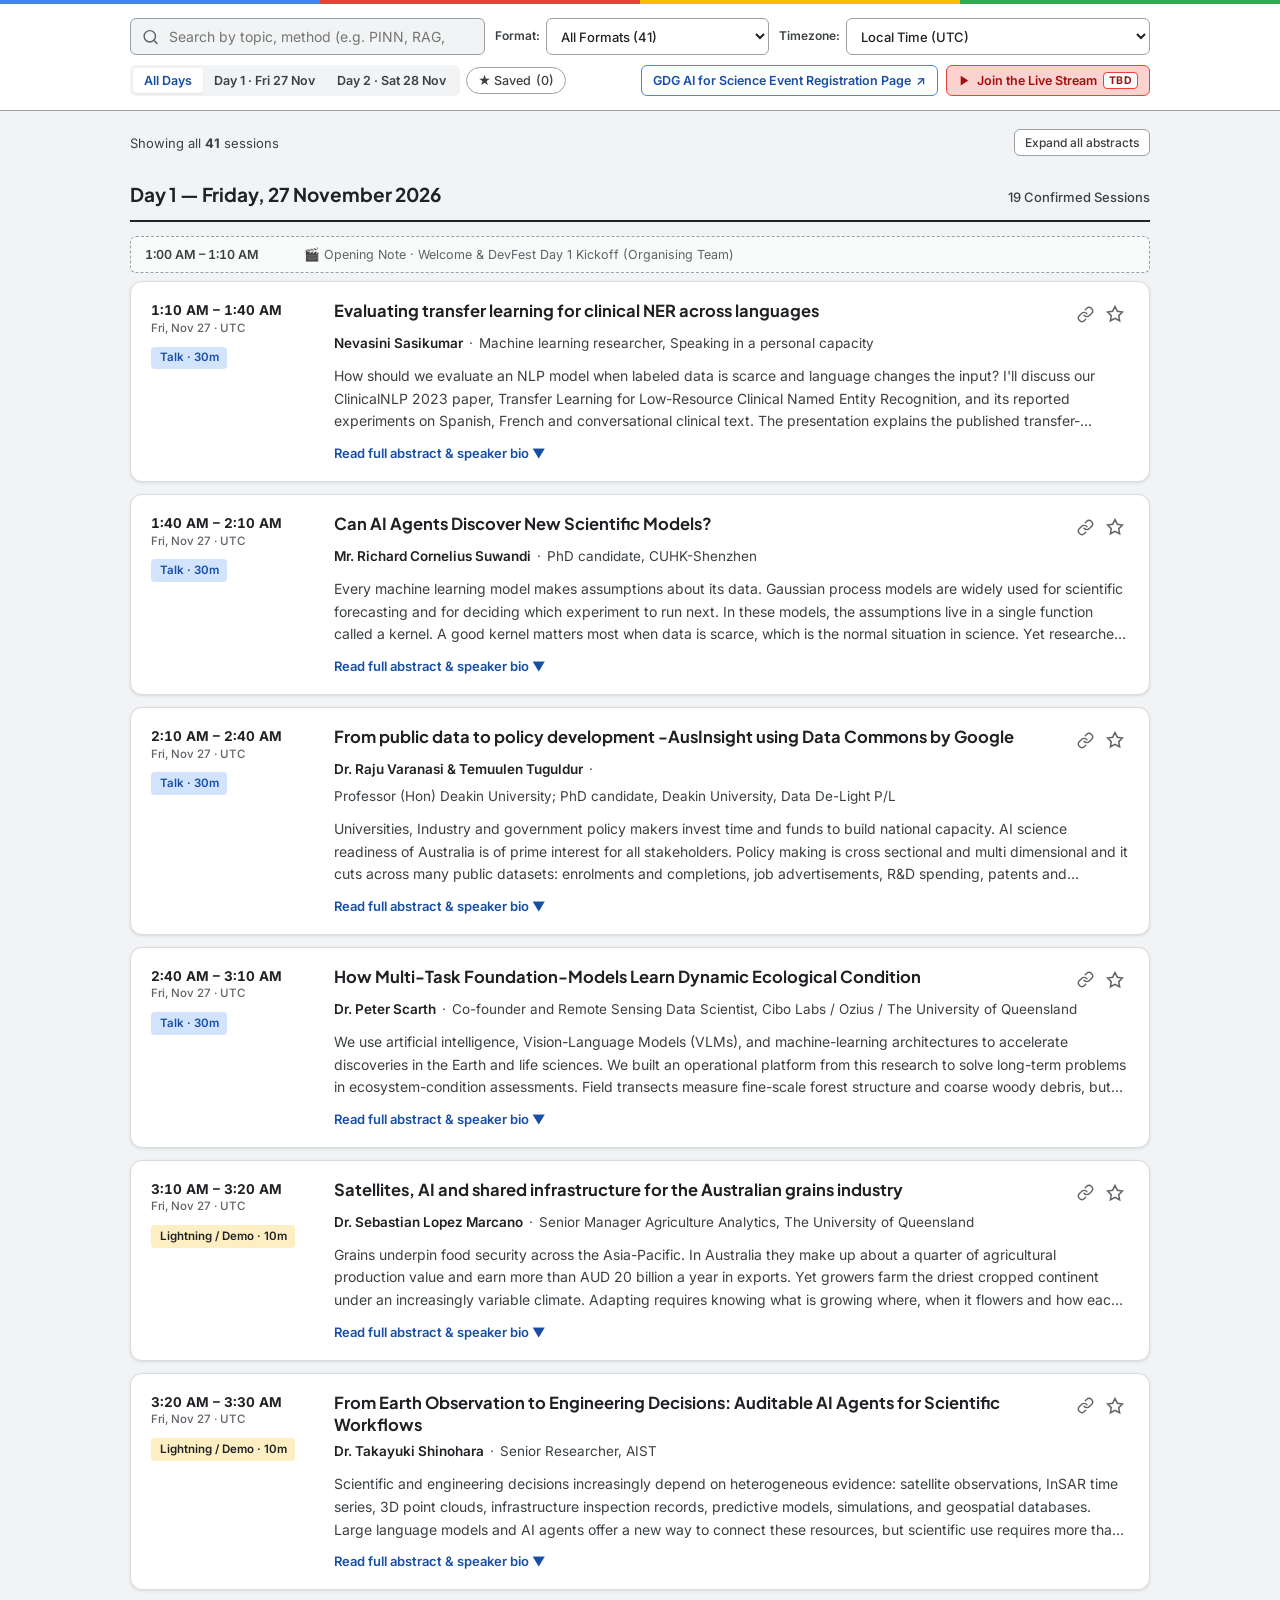
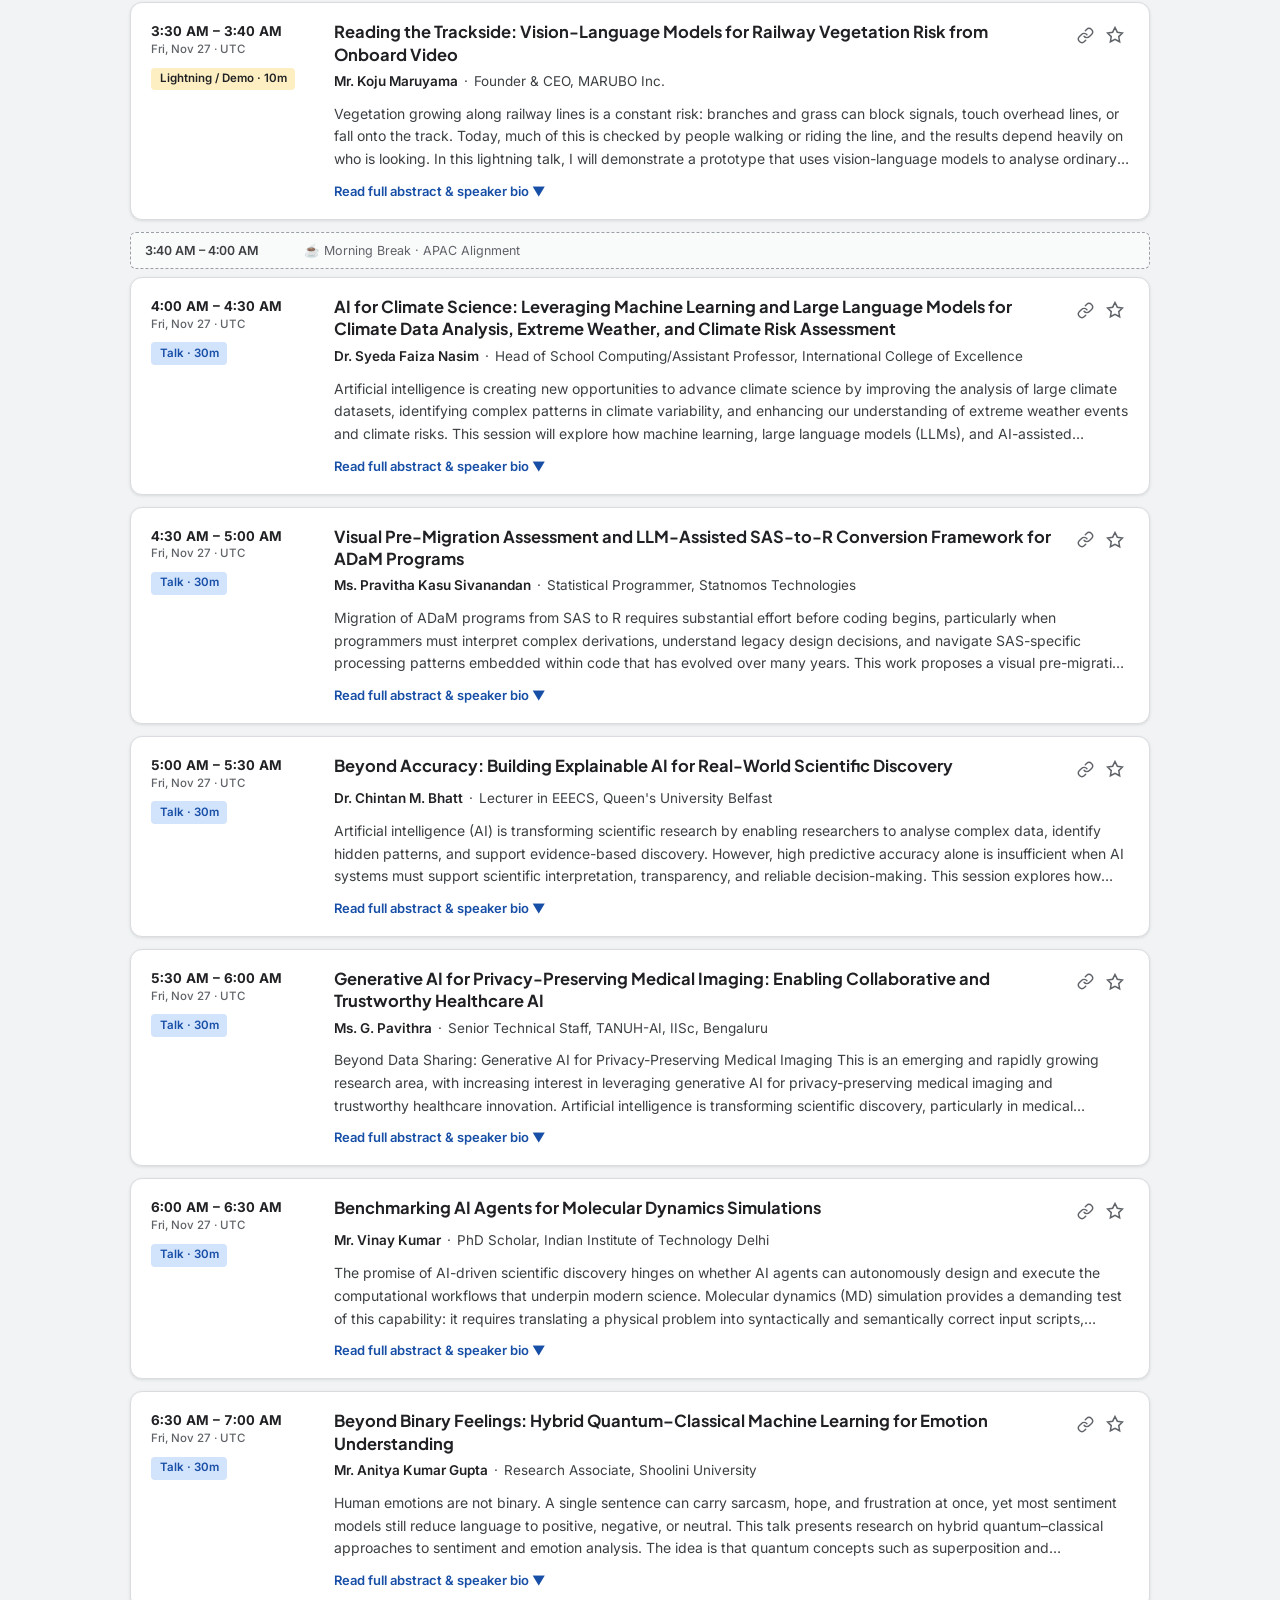
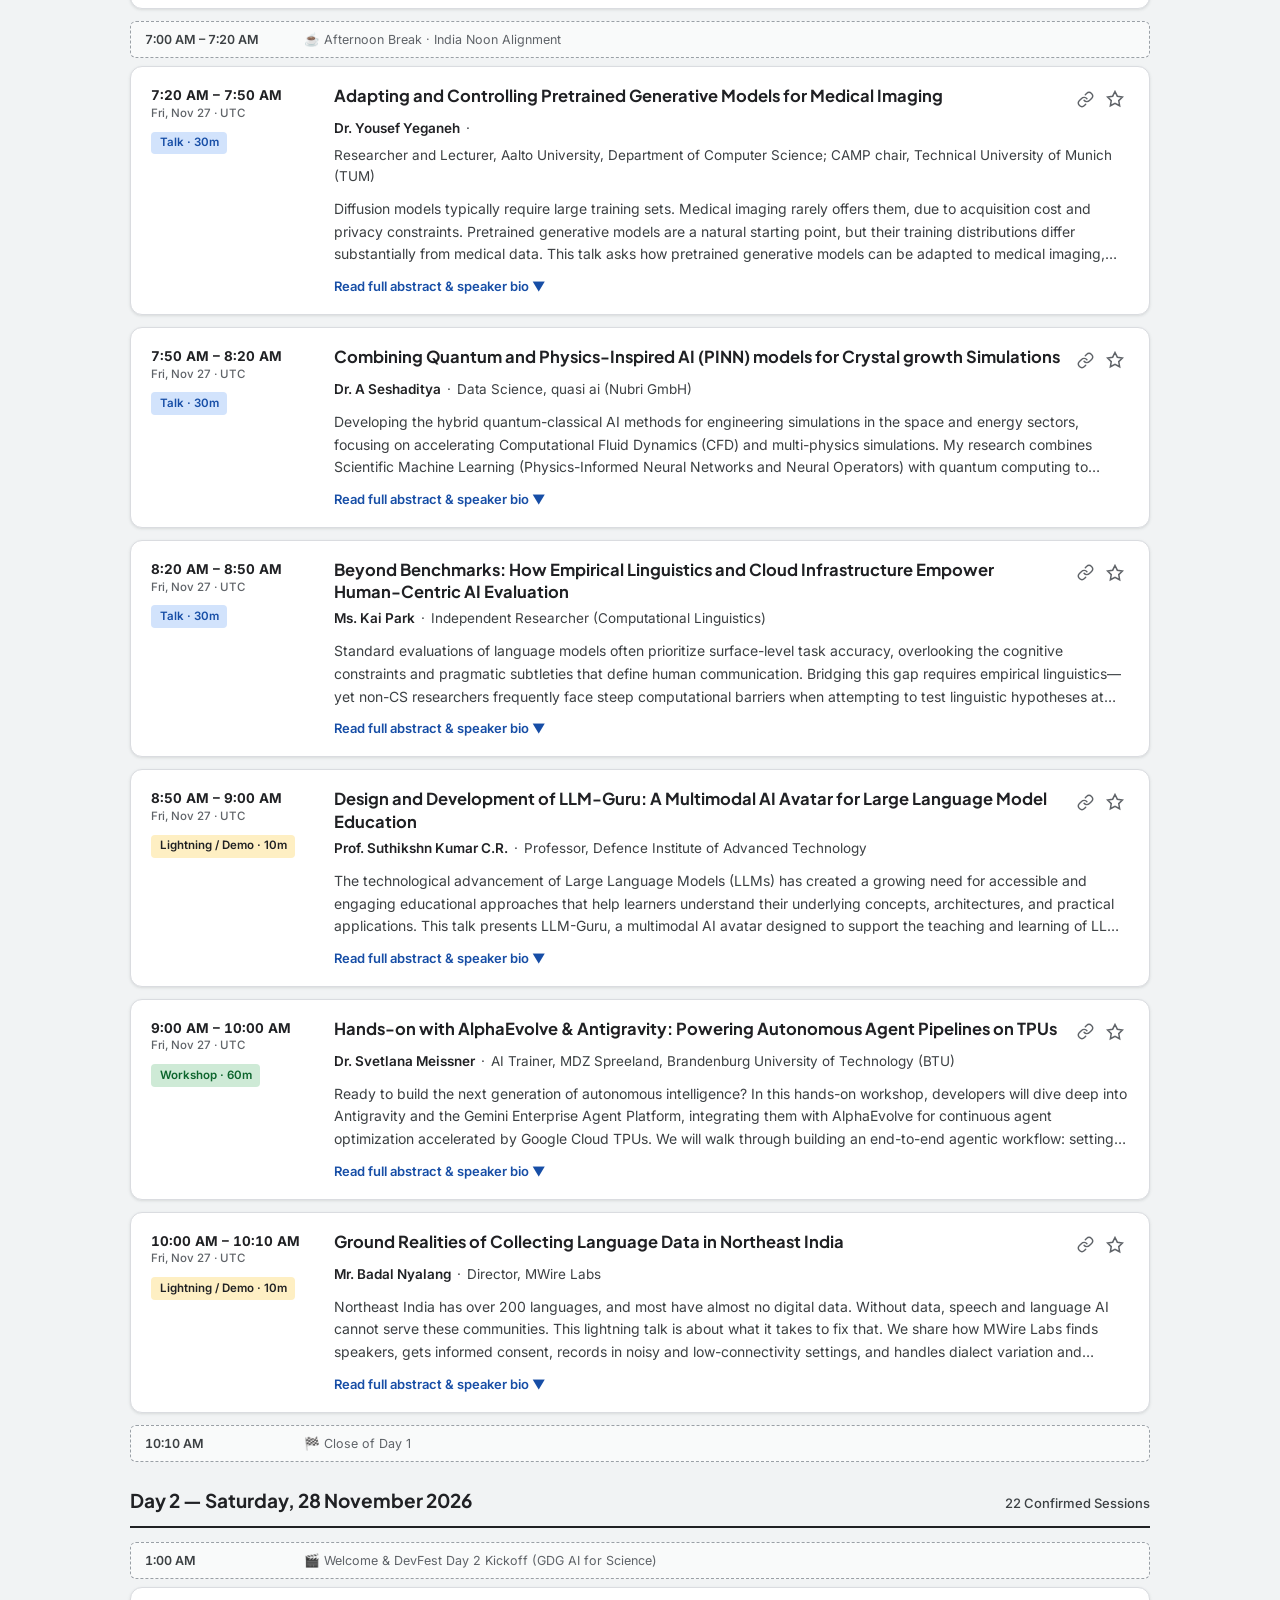
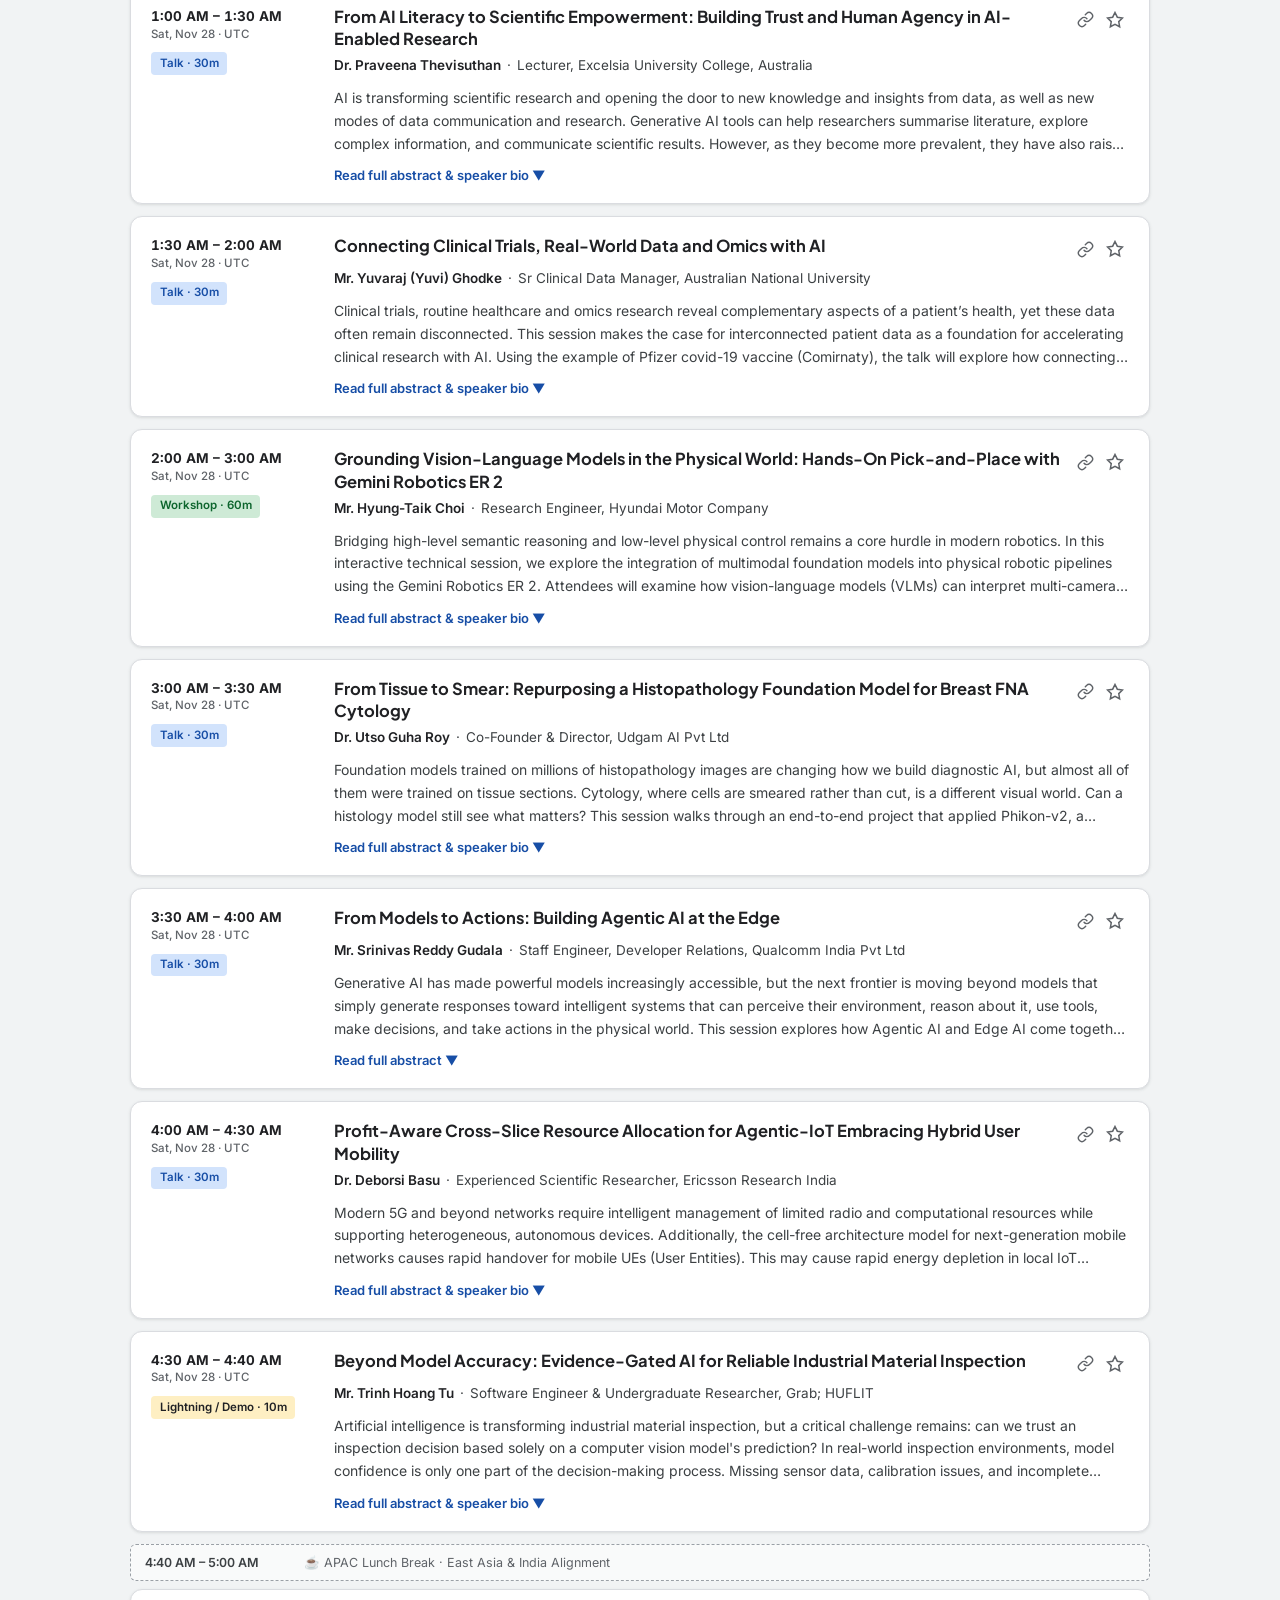
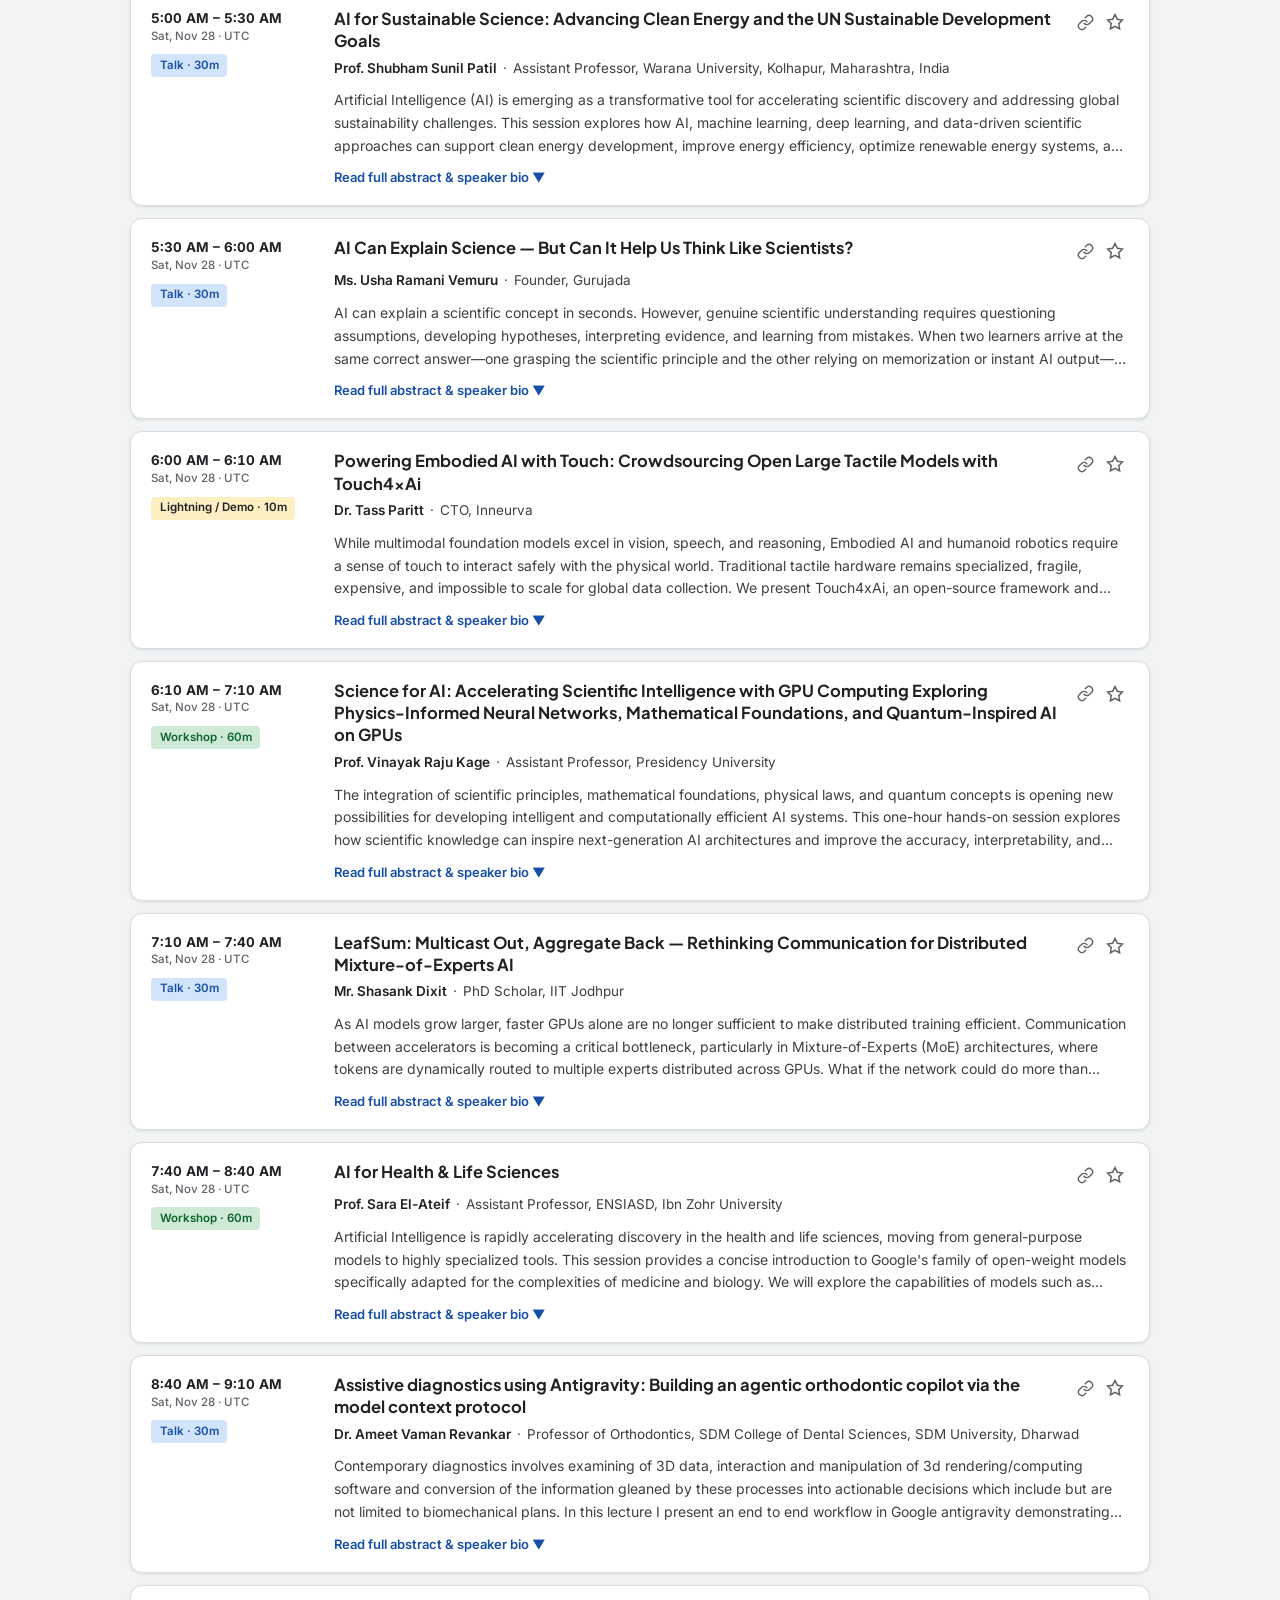
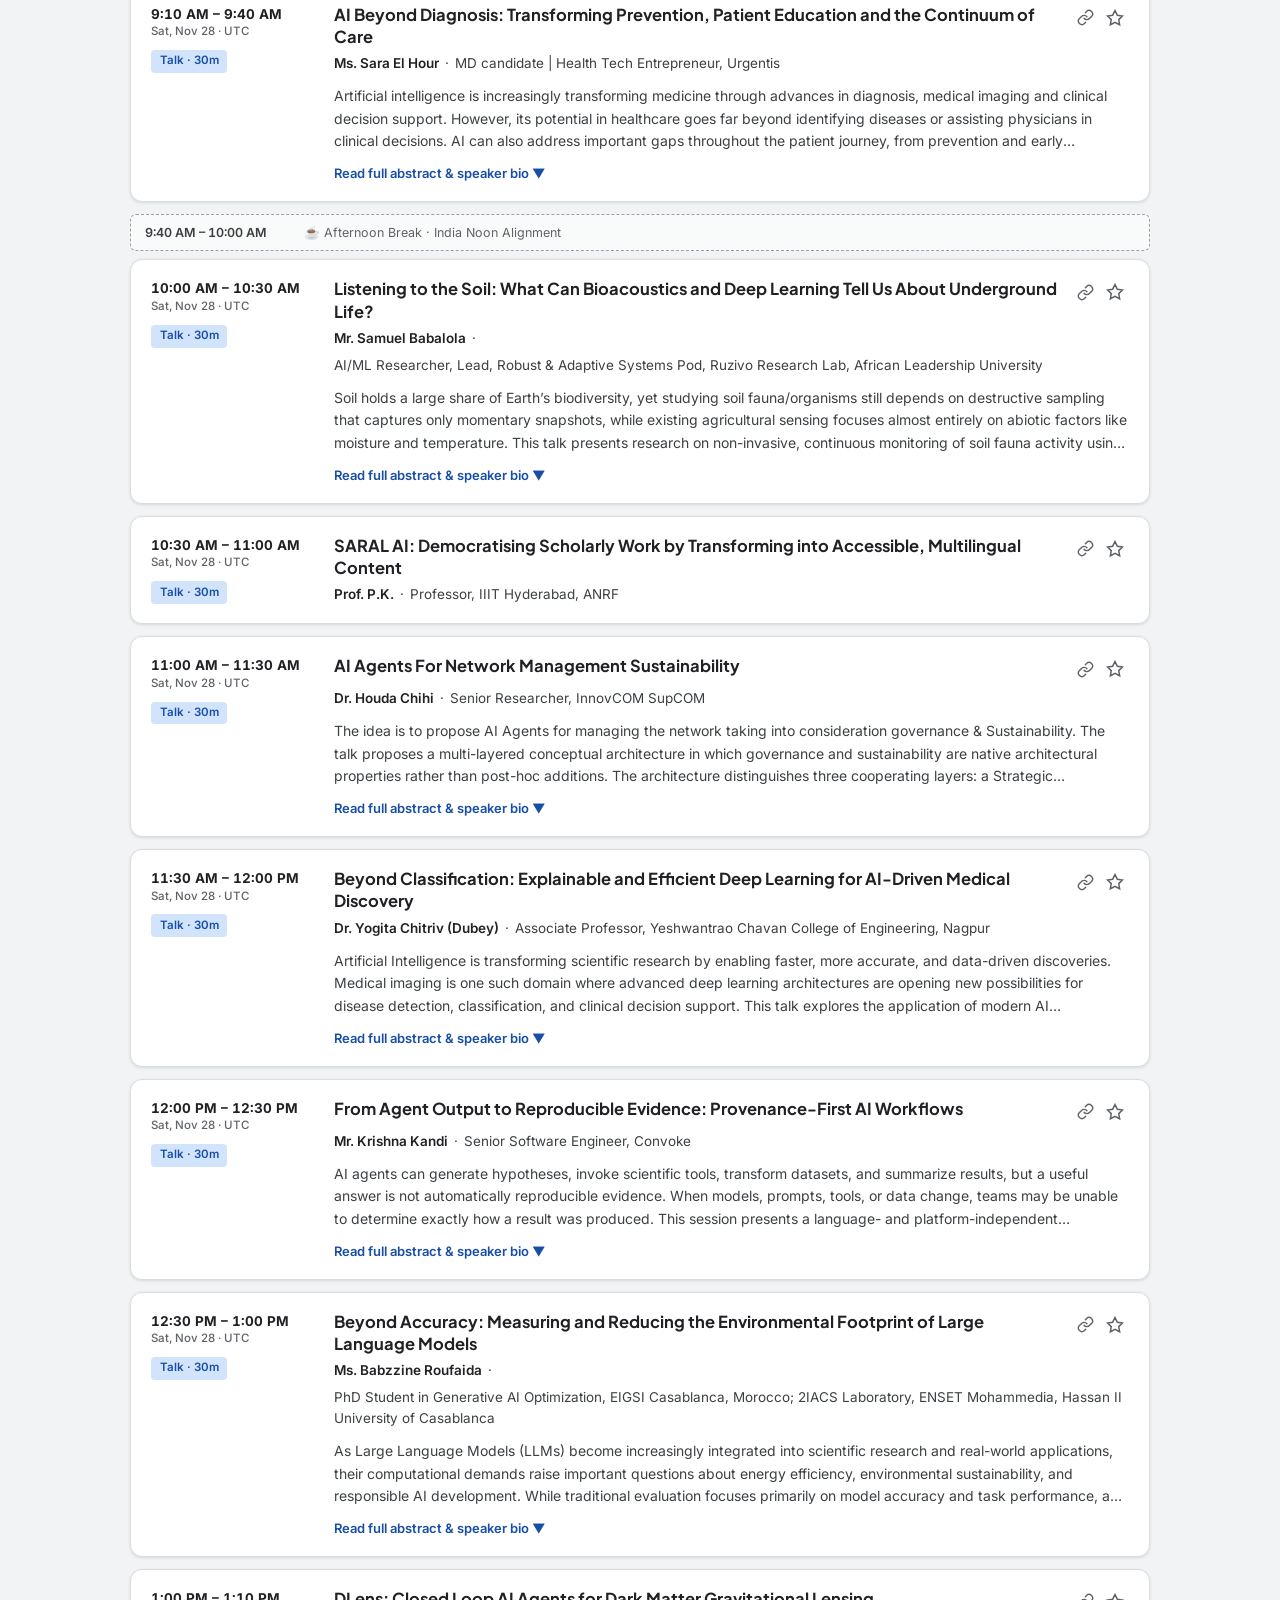
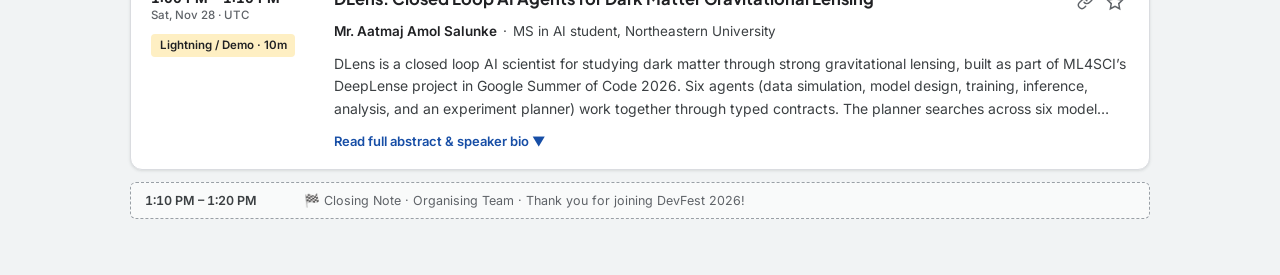
<file: index.html>
<!DOCTYPE html>
<html lang="en">

<head>
  <meta charset="UTF-8" />
  <meta name="viewport" content="width=device-width, initial-scale=1.0" />
  <title>APAC AI for Science DevFest 2026 — Speaker Program &amp; Abstracts</title>
  <link rel="preconnect" href="https://fonts.googleapis.com">
  <link rel="preconnect" href="https://fonts.gstatic.com" crossorigin>
  <link
    href="https://fonts.googleapis.com/css2?family=Inter:wght@400;500;600;700&amp;family=Plus+Jakarta+Sans:wght@600;700&amp;display=swap"
    rel="stylesheet">
  <link rel="stylesheet" href="styles.css" />
</head>

<body>
  <div class="google-accent-bar"></div>

  <section class="controls-wrapper" aria-label="Program search and filters">
    <div class="container">
      <div class="controls-row-main">
        <div class="search-box">
          <svg viewBox="0 0 24 24" fill="none" stroke="currentColor" stroke-width="2" stroke-linecap="round"
            stroke-linejoin="round">
            <circle cx="11" cy="11" r="8"></circle>
            <line x1="21" y1="21" x2="16.65" y2="16.65"></line>
          </svg>
          <input type="text" id="searchInput" class="search-input"
            placeholder="Search by topic, method (e.g. PINN, RAG, molecular dynamics, VLM), speaker, or institution..."
            autocomplete="off" />
          <button id="clearSearchBtn" class="clear-search" title="Clear search"
            aria-label="Clear search">&times;</button>
        </div>

        <div class="tz-select-wrap">
          <label for="formatSelect" class="tz-label">Format:</label>
          <select id="formatSelect" class="select-control">
            <option value="ALL">All Formats</option>
          </select>
        </div>

        <div class="tz-select-wrap">
          <label for="tzSelect" class="tz-label">Timezone:</label>
          <select id="tzSelect" class="select-control">
            <option value="LOCAL">My Local Time</option>
            <option value="Australia/Sydney">AEDT — Sydney (UTC+11)</option>
            <option value="Asia/Tokyo">JST / KST — Tokyo &amp; Seoul (UTC+9)</option>
            <option value="Australia/Perth">AWST / SGT — Perth &amp; Singapore (UTC+8)</option>
            <option value="Asia/Kolkata">IST — India (UTC+5:30)</option>
            <option value="Europe/Berlin">CET — Berlin &amp; Paris (UTC+1)</option>
            <option value="UTC">UTC</option>
            <option value="America/New_York">EST — US East (UTC-5)</option>
            <option value="America/Los_Angeles">PST — US West (UTC-8)</option>
          </select>
        </div>
      </div>

      <div class="controls-row-filters">
        <div class="chip-group" role="tablist" aria-label="Day filter">
          <div class="day-tabs">
            <button class="day-tab active" data-day="ALL">All Days</button>
            <button class="day-tab" data-day="1">Day 1 · Fri 27 Nov</button>
            <button class="day-tab" data-day="2">Day 2 · Sat 28 Nov</button>
          </div>
          <button class="chip" id="savedFilterBtn" title="Show your saved sessions">
            <span>★ Saved</span>
            <span id="savedCountBadge">(0)</span>
          </button>
        </div>

        <div class="event-actions" aria-label="Event registration and live stream">
          <a href="https://gdg.community.dev/events/details/google-gdg-ai-for-science-australia-presents-apac-ai-for-science-devfest/"
            target="_blank" rel="noopener noreferrer" class="reg-link">
            <span>GDG AI for Science Event Registration Page</span>
            <span aria-hidden="true">↗</span>
          </a>
          <!-- Replace href="TBD" with the live stream URL when available -->
          <a href="TBD" target="_blank" rel="noopener noreferrer" class="btn-livestream"
            onclick="if(this.getAttribute('href')==='TBD'){event.preventDefault();}"
            title="Live stream link coming soon (TBD)">
            <svg width="13" height="13" viewBox="0 0 24 24" fill="currentColor" aria-hidden="true">
              <polygon points="5 3 19 12 5 21 5 3"></polygon>
            </svg>
            <span>Join the Live Stream</span>
            <span class="tbd-badge">TBD</span>
          </a>
        </div>
      </div>
    </div>
  </section>

  <main class="container">
    <div class="status-bar">
      <div id="resultsSummary">Loading sessions...</div>
      <div class="utility-btns">
        <button class="btn-text" id="expandAllBtn">Expand all abstracts</button>
        <button class="btn-text" id="resetFiltersBtn" style="display:none">Reset filters</button>
      </div>
    </div>

    <div id="programContainer"></div>
  </main>

  <script src="data.js"></script>
  <script src="script.js"></script>
</body>

</html>
</file>
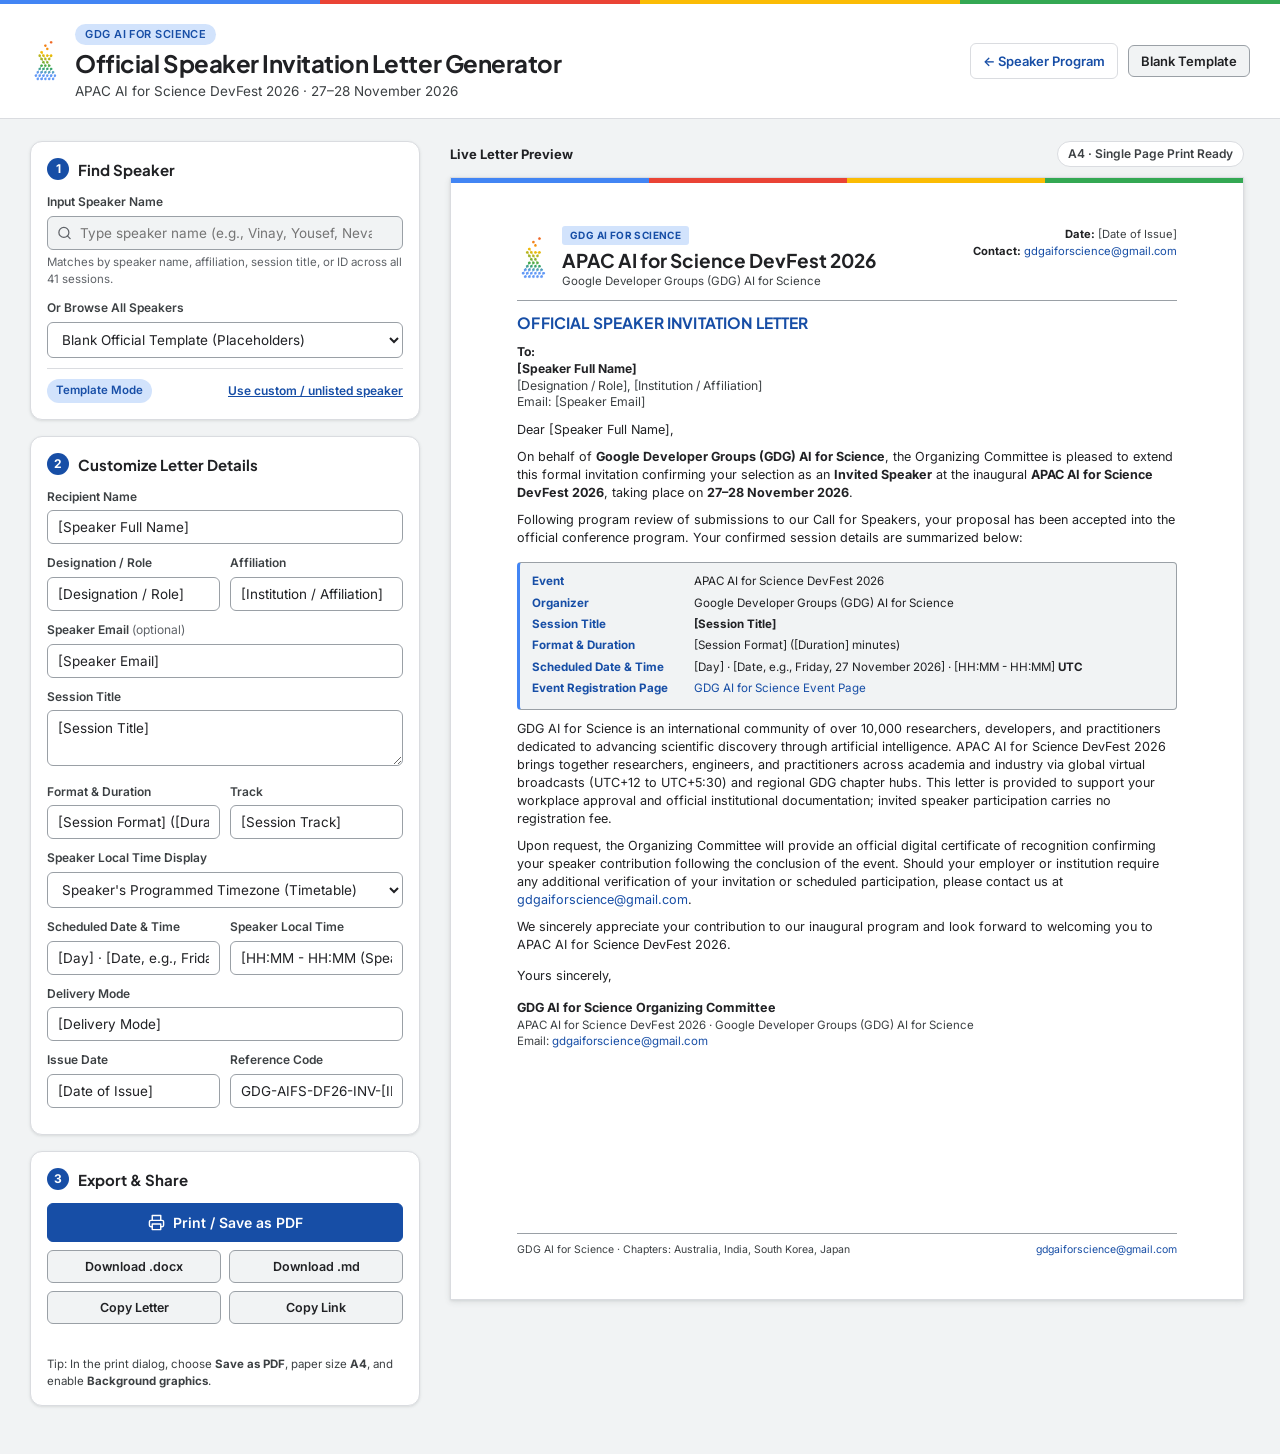
<file: letter.html>
<!DOCTYPE html>
<html lang="en">

<head>
  <meta charset="UTF-8" />
  <meta name="viewport" content="width=device-width, initial-scale=1.0" />
  <title>Speaker Invitation Letter Generator — APAC AI for Science DevFest 2026</title>
  <link rel="icon" type="image/png" href="ai-for-science_beaker.png" />
  <link rel="preconnect" href="https://fonts.googleapis.com">
  <link rel="preconnect" href="https://fonts.gstatic.com" crossorigin>
  <link
    href="https://fonts.googleapis.com/css2?family=Inter:wght@400;500;600;700&amp;family=Plus+Jakarta+Sans:wght@600;700&amp;display=swap"
    rel="stylesheet">
  <link rel="stylesheet" href="styles.css" />
  <link rel="stylesheet" href="letter.css" />
</head>

<body>
  <div class="google-accent-bar no-print"></div>

  <header class="app-header no-print">
    <div class="app-container app-header-inner">
      <div class="app-brand">
        <img src="ai-for-science_beaker.png" alt="AI for Science logo" class="app-brand-logo" />
        <div>
          <div class="eyebrow app-eyebrow">GDG AI for Science</div>
          <h1 class="app-title">Official Speaker Invitation Letter Generator</h1>
          <p class="app-subtitle">APAC AI for Science DevFest 2026 · 27–28 November 2026</p>
        </div>
      </div>

      <div class="app-header-actions">
        <a href="index.html" class="app-nav-link">← Speaker Program</a>
        <button type="button" id="resetTemplateBtn" class="btn-secondary-sm">Blank Template</button>
      </div>
    </div>
  </header>

  <main class="app-container workspace-grid">
    <aside class="controls-panel no-print" aria-label="Speaker selector and letter customization">
      <section class="panel-card">
        <div class="panel-step-header">
          <span class="step-pill">1</span>
          <h2>Find Speaker</h2>
        </div>

        <div class="field-group">
          <label for="speakerSearch" class="field-label">Input Speaker Name</label>
          <div class="combobox-wrap">
            <svg class="combobox-icon" viewBox="0 0 24 24" fill="none" stroke="currentColor" stroke-width="2"
              stroke-linecap="round" stroke-linejoin="round" aria-hidden="true">
              <circle cx="11" cy="11" r="8"></circle>
              <line x1="21" y1="21" x2="16.65" y2="16.65"></line>
            </svg>
            <input type="text" id="speakerSearch" class="field-input combobox-input"
              placeholder="Type speaker name (e.g., Vinay, Yousef, Nevasini)..." autocomplete="off"
              role="combobox" aria-expanded="false" aria-controls="speakerDropdown" aria-autocomplete="list" />
            <button type="button" id="clearSpeakerSearchBtn" class="combobox-clear" title="Clear speaker search"
              aria-label="Clear speaker search">&times;</button>
            <ul id="speakerDropdown" class="combobox-dropdown" role="listbox" aria-label="Matching speakers" hidden></ul>
          </div>
          <p class="field-hint">Matches by speaker name, affiliation, session title, or ID across all 41 sessions.</p>
        </div>

        <div class="field-group">
          <label for="speakerSelect" class="field-label">Or Browse All Speakers</label>
          <select id="speakerSelect" class="field-select">
            <option value="__TEMPLATE__">Blank Official Template (Placeholders)</option>
          </select>
        </div>

        <div class="status-row">
          <span id="modeBadge" class="mode-badge">Template Mode</span>
          <button type="button" id="customSpeakerBtn" class="btn-link-inline">Use custom / unlisted speaker</button>
        </div>
      </section>

      <section class="panel-card">
        <div class="panel-step-header">
          <span class="step-pill">2</span>
          <h2>Customize Letter Details</h2>
        </div>

        <div class="field-group">
          <label for="fieldSpeaker" class="field-label">Recipient Name</label>
          <input type="text" id="fieldSpeaker" class="field-input" />
        </div>

        <div class="field-grid-2">
          <div class="field-group">
            <label for="fieldDesignation" class="field-label">Designation / Role</label>
            <input type="text" id="fieldDesignation" class="field-input" />
          </div>
          <div class="field-group">
            <label for="fieldAffiliation" class="field-label">Affiliation</label>
            <input type="text" id="fieldAffiliation" class="field-input" />
          </div>
        </div>

        <div class="field-group">
          <label for="fieldEmail" class="field-label">Speaker Email <span class="label-opt">(optional)</span></label>
          <input type="email" id="fieldEmail" class="field-input"
            placeholder="Leave blank to omit or enter email for workplace letter" />
        </div>

        <div class="field-group">
          <label for="fieldTitle" class="field-label">Session Title</label>
          <textarea id="fieldTitle" class="field-textarea" rows="2"></textarea>
        </div>

        <div class="field-grid-2">
          <div class="field-group">
            <label for="fieldFormat" class="field-label">Format &amp; Duration</label>
            <input type="text" id="fieldFormat" class="field-input" />
          </div>
          <div class="field-group">
            <label for="fieldTrack" class="field-label">Track</label>
            <input type="text" id="fieldTrack" class="field-input" />
          </div>
        </div>

        <div class="field-group">
          <label for="tzSelect" class="field-label">Speaker Local Time Display</label>
          <select id="tzSelect" class="field-select">
            <option value="PROGRAMMED">Speaker's Programmed Timezone (Timetable)</option>
            <option value="LOCAL">My Browser Local Time</option>
            <option value="Australia/Sydney">AEDT — Sydney (UTC+11)</option>
            <option value="Asia/Tokyo">JST / KST — Tokyo &amp; Seoul (UTC+9)</option>
            <option value="Australia/Perth">AWST / SGT — Perth &amp; Singapore (UTC+8)</option>
            <option value="Asia/Kolkata">IST — India (UTC+5:30)</option>
            <option value="Europe/Berlin">CET — Berlin &amp; Paris (UTC+1)</option>
            <option value="UTC">UTC</option>
            <option value="America/New_York">EST — US East (UTC-5)</option>
            <option value="America/Los_Angeles">PST — US West (UTC-8)</option>
          </select>
        </div>

        <div class="field-grid-2">
          <div class="field-group">
            <label for="fieldSchedule" class="field-label">Scheduled Date &amp; Time</label>
            <input type="text" id="fieldSchedule" class="field-input" />
          </div>
          <div class="field-group">
            <label for="fieldLocalTime" class="field-label">Speaker Local Time</label>
            <input type="text" id="fieldLocalTime" class="field-input" />
          </div>
        </div>

        <div class="field-group">
          <label for="fieldDelivery" class="field-label">Delivery Mode</label>
          <input type="text" id="fieldDelivery" class="field-input" />
        </div>

        <div class="field-grid-2">
          <div class="field-group">
            <label for="fieldIssueDate" class="field-label">Issue Date</label>
            <input type="text" id="fieldIssueDate" class="field-input" />
          </div>
          <div class="field-group">
            <label for="fieldRefId" class="field-label">Reference Code</label>
            <input type="text" id="fieldRefId" class="field-input" />
          </div>
        </div>
      </section>

      <section class="panel-card actions-card">
        <div class="panel-step-header">
          <span class="step-pill">3</span>
          <h2>Export &amp; Share</h2>
        </div>

        <button type="button" id="printPdfBtn" class="btn-primary">
          <svg width="17" height="17" viewBox="0 0 24 24" fill="none" stroke="currentColor" stroke-width="2"
            stroke-linecap="round" stroke-linejoin="round" aria-hidden="true">
            <polyline points="6 9 6 2 18 2 18 9"></polyline>
            <path d="M6 18H4a2 2 0 0 1-2-2v-5a2 2 0 0 1 2-2h16a2 2 0 0 1 2 2v5a2 2 0 0 1-2 2h-2"></path>
            <rect x="6" y="14" width="12" height="8"></rect>
          </svg>
          <span>Print / Save as PDF</span>
        </button>

        <div class="action-row-secondary">
          <button type="button" id="downloadDocxBtn" class="btn-secondary">Download .docx</button>
          <button type="button" id="downloadMdBtn" class="btn-secondary">Download .md</button>
          <button type="button" id="copyMdBtn" class="btn-secondary">Copy Letter</button>
          <button type="button" id="copyLinkBtn" class="btn-secondary">Copy Link</button>
        </div>

        <p id="actionFeedback" class="action-feedback" role="status" aria-live="polite"></p>
        <p class="print-tip">Tip: In the print dialog, choose <strong>Save as PDF</strong>, paper size <strong>A4</strong>, and enable <strong>Background graphics</strong>.</p>
      </section>
    </aside>

    <section class="preview-panel" aria-label="Official invitation letter preview">
      <div class="preview-bar no-print">
        <span class="preview-bar-title">Live Letter Preview</span>
        <span class="preview-bar-meta">A4 · Single Page Print Ready</span>
      </div>

      <article class="letter-sheet" id="letterSheet">
        <div class="sheet-accent-bar" aria-hidden="true">
          <span class="seg-blue"></span>
          <span class="seg-red"></span>
          <span class="seg-yellow"></span>
          <span class="seg-green"></span>
        </div>

        <div class="sheet-inner" id="letterSheetInner">
          <p class="letter-p">Loading official invitation template…</p>
        </div>
      </article>
    </section>
  </main>

  <script src="data.js"></script>
  <script src="letter.js"></script>
</body>

</html>
</file>
<file: styles.css>
:root {
  /* Google News Partner Marketing Hub Light Palette (WCAG 2.2 AA Compliant) */
  --bg-page: #F1F3F4;
  --bg-surface: #FFFFFF;
  --bg-subtle: #F1F3F4;
  --border-light: #9AA0A6;
  --border-subtle: #DADCE0;

  --text-primary: #202124;
  --text-secondary: #3C4043;
  --text-muted: #5F6368;

  --brand-blue: #4285F4;
  --brand-red: #EA4335;
  --brand-yellow: #FBBC04;
  --brand-green: #34A853;
  --brand-orange: #E37400;

  --google-blue: #174EA6;
  --google-blue-hover: #174EA6;
  --google-blue-tint: #D2E3FC;
  --google-blue-text: #174EA6;

  --google-green: #0D652D;
  --google-green-tint: #CEEAD6;
  --google-green-text: #0D652D;

  --google-yellow: #FBBC04;
  --google-yellow-tint: #FEEFC3;
  --google-yellow-text: #202124;

  --google-red: #A50E0E;
  --google-red-tint: #FAD2CF;
  --google-red-text: #A50E0E;

  --teal-tint: #E4F7FB;
  --teal-text: #007B83;

  --radius-sm: 6px;
  --radius-md: 12px;
  --radius-pill: 999px;
  --shadow-sm: 0 1px 2px rgba(60, 64, 67, 0.08), 0 1px 3px 1px rgba(60, 64, 67, 0.04);
  --shadow-hover: 0 2px 6px rgba(60, 64, 67, 0.12), 0 1px 2px rgba(60, 64, 67, 0.08);
}

* {
  box-sizing: border-box;
  margin: 0;
  padding: 0;
}

body {
  font-family: 'Inter', -apple-system, BlinkMacSystemFont, "Segoe UI", Roboto, sans-serif;
  background-color: var(--bg-page);
  color: var(--text-primary);
  line-height: 1.55;
  -webkit-font-smoothing: antialiased;
  padding-bottom: 48px;
}

/* Top Google 4-Color Accent Bar */
.google-accent-bar {
  height: 4px;
  width: 100%;
  background: linear-gradient(90deg,
      #4285F4 0%, #4285F4 25%,
      #EA4335 25%, #EA4335 50%,
      #FBBC04 50%, #FBBC04 75%,
      #34A853 75%, #34A853 100%);
}

.container {
  max-width: 1060px;
  margin: 0 auto;
  padding: 0 20px;
}

/* Header */
.site-header {
  background: var(--bg-surface);
  border-bottom: 1px solid var(--border-subtle);
  padding: 28px 0 22px;
}

.eyebrow {
  display: inline-flex;
  align-items: center;
  gap: 8px;
  font-size: 12px;
  font-weight: 600;
  letter-spacing: 0.04em;
  text-transform: uppercase;
  color: var(--google-blue);
  background: var(--google-blue-tint);
  padding: 4px 12px;
  border-radius: var(--radius-pill);
  margin-bottom: 12px;
}

.header-top {
  display: flex;
  flex-wrap: wrap;
  justify-content: space-between;
  align-items: flex-end;
  gap: 16px;
}

h1 {
  font-family: 'Plus Jakarta Sans', 'Inter', sans-serif;
  font-size: clamp(22px, 3.2vw, 30px);
  font-weight: 700;
  color: var(--text-primary);
  letter-spacing: -0.02em;
  line-height: 1.2;
}

.subtitle {
  margin-top: 6px;
  font-size: 14.5px;
  color: var(--text-secondary);
  max-width: 700px;
}

.meta-pills {
  display: flex;
  flex-wrap: wrap;
  gap: 8px;
  margin-top: 14px;
}

.meta-pill {
  display: inline-flex;
  align-items: center;
  gap: 6px;
  font-size: 12.5px;
  color: var(--text-secondary);
  background: var(--bg-subtle);
  padding: 5px 11px;
  border-radius: var(--radius-sm);
  font-weight: 500;
}

/* Controls Toolbar */
.controls-wrapper {
  background: rgba(255, 255, 255, 0.96);
  backdrop-filter: blur(8px);
  border-bottom: 1px solid var(--border-light);
  position: sticky;
  top: 0;
  z-index: 30;
  padding: 14px 0;
}

.controls-row-main {
  display: grid;
  grid-template-columns: 1fr auto auto;
  gap: 10px;
  align-items: center;
}

.search-box {
  position: relative;
  width: 100%;
}

.search-box svg {
  position: absolute;
  left: 12px;
  top: 50%;
  transform: translateY(-50%);
  width: 17px;
  height: 17px;
  color: var(--text-muted);
  pointer-events: none;
}

.search-input {
  width: 100%;
  padding: 9px 34px 9px 38px;
  font-size: 14px;
  font-family: inherit;
  color: var(--text-primary);
  background: var(--bg-page);
  border: 1px solid var(--border-light);
  border-radius: var(--radius-sm);
  transition: border-color 0.15s, background-color 0.15s, box-shadow 0.15s;
}

.search-input:focus {
  outline: none;
  background: var(--bg-surface);
  border-color: var(--google-blue);
  box-shadow: 0 0 0 3px rgba(26, 115, 232, 0.14);
}

.clear-search {
  position: absolute;
  right: 8px;
  top: 50%;
  transform: translateY(-50%);
  background: none;
  border: none;
  color: var(--text-muted);
  cursor: pointer;
  font-size: 16px;
  line-height: 1;
  padding: 4px;
  display: none;
}

.clear-search.visible {
  display: block;
}

.tz-select-wrap {
  display: flex;
  align-items: center;
  gap: 6px;
}

.tz-label {
  font-size: 12px;
  font-weight: 600;
  color: var(--text-secondary);
  white-space: nowrap;
}

.select-control {
  padding: 8.5px 10px;
  font-size: 13px;
  font-family: inherit;
  font-weight: 500;
  color: var(--text-primary);
  background: var(--bg-surface);
  border: 1px solid var(--border-light);
  border-radius: var(--radius-sm);
  cursor: pointer;
}

.select-control:focus {
  outline: none;
  border-color: var(--google-blue);
}

/* Filter Chips Row */
.controls-row-filters {
  display: flex;
  flex-wrap: wrap;
  align-items: center;
  justify-content: space-between;
  gap: 10px;
  margin-top: 10px;
}

.chip-group {
  display: flex;
  flex-wrap: wrap;
  align-items: center;
  gap: 6px;
}

.day-tabs {
  display: inline-flex;
  background: var(--bg-subtle);
  padding: 3px;
  border-radius: var(--radius-sm);
}

.day-tab {
  border: none;
  background: transparent;
  color: var(--text-secondary);
  font-family: inherit;
  font-size: 12.5px;
  font-weight: 600;
  padding: 5px 11px;
  border-radius: 4px;
  cursor: pointer;
  transition: all 0.15s;
}

.day-tab.active {
  background: var(--bg-surface);
  color: var(--google-blue);
  box-shadow: 0 1px 2px rgba(0, 0, 0, 0.08);
}

.chip {
  border: 1px solid var(--border-light);
  background: var(--bg-surface);
  color: var(--text-secondary);
  font-family: inherit;
  font-size: 12.5px;
  font-weight: 500;
  padding: 5px 11px;
  border-radius: var(--radius-pill);
  cursor: pointer;
  transition: all 0.15s;
  display: inline-flex;
  align-items: center;
  gap: 5px;
  white-space: nowrap;
}

.chip:hover {
  background: var(--bg-subtle);
  color: var(--text-primary);
}

.chip.active {
  background: var(--google-blue-tint);
  border-color: #AECBFA;
  color: var(--google-blue-text);
  font-weight: 600;
}

.chip-dot {
  width: 7px;
  height: 7px;
  border-radius: 50%;
  display: inline-block;
}

/* Event Registration & Live Stream Actions */
.event-actions {
  display: flex;
  flex-wrap: wrap;
  align-items: center;
  gap: 8px;
}

.reg-link {
  display: inline-flex;
  align-items: center;
  gap: 5px;
  font-size: 12.5px;
  font-weight: 600;
  color: var(--google-blue);
  background: var(--bg-surface);
  border: 1px solid var(--brand-blue);
  padding: 5px 11px;
  border-radius: var(--radius-sm);
  text-decoration: none;
  white-space: nowrap;
  transition: background-color 0.15s, color 0.15s, border-color 0.15s;
}

.reg-link:hover {
  background: var(--google-blue-tint);
  border-color: var(--google-blue);
  text-decoration: underline;
}

.reg-link:focus-visible {
  outline: 2px solid var(--google-blue);
  outline-offset: 2px;
}

.btn-livestream {
  display: inline-flex;
  align-items: center;
  gap: 6px;
  font-size: 12.5px;
  font-weight: 600;
  color: var(--google-red-text);
  background: var(--google-red-tint);
  border: 1px solid var(--brand-red);
  padding: 5px 11px;
  border-radius: var(--radius-sm);
  text-decoration: none;
  white-space: nowrap;
  cursor: pointer;
  transition: background-color 0.15s, color 0.15s, border-color 0.15s, box-shadow 0.15s;
}

.btn-livestream:hover {
  background: var(--google-red);
  border-color: var(--google-red);
  color: var(--bg-surface);
  box-shadow: var(--shadow-sm);
}

.btn-livestream:focus-visible {
  outline: 2px solid var(--google-red);
  outline-offset: 2px;
}

.btn-livestream[href="TBD"] {
  cursor: not-allowed;
}

.tbd-badge {
  font-size: 10.5px;
  font-weight: 700;
  letter-spacing: 0.03em;
  color: var(--google-red-text);
  background: var(--bg-surface);
  border: 1px solid var(--brand-red);
  padding: 0.5px 5px;
  border-radius: 4px;
  line-height: 1.35;
}

.btn-livestream:not([href="TBD"]) .tbd-badge {
  display: none;
}

/* Status & Utility Bar */
.status-bar {
  display: flex;
  flex-wrap: wrap;
  justify-content: space-between;
  align-items: center;
  gap: 10px;
  margin: 18px 0 14px;
  font-size: 13px;
  color: var(--text-secondary);
}

.utility-btns {
  display: flex;
  gap: 8px;
  align-items: center;
}

.btn-text {
  background: none;
  border: 1px solid var(--border-light);
  background: var(--bg-surface);
  color: var(--text-secondary);
  font-family: inherit;
  font-size: 12px;
  font-weight: 500;
  padding: 5px 10px;
  border-radius: var(--radius-sm);
  cursor: pointer;
  transition: all 0.15s;
}

.btn-text:hover {
  color: var(--google-blue);
  border-color: var(--google-blue);
  background: var(--google-blue-tint);
}

/* Day Headers */
.day-section {
  margin-top: 24px;
}

.day-banner {
  display: flex;
  align-items: baseline;
  justify-content: space-between;
  flex-wrap: wrap;
  gap: 8px;
  padding-bottom: 10px;
  margin-bottom: 14px;
  border-bottom: 2px solid var(--text-primary);
}

.day-banner h2 {
  font-family: 'Plus Jakarta Sans', 'Inter', sans-serif;
  font-size: 19px;
  font-weight: 700;
  color: var(--text-primary);
}

.day-banner span {
  font-size: 13px;
  color: var(--text-secondary);
  font-weight: 500;
}

/* Break / Marker Row */
.marker-row {
  display: flex;
  align-items: center;
  gap: 14px;
  padding: 8px 14px;
  margin: 8px 0;
  font-size: 12.5px;
  color: var(--text-muted);
  border: 1px dashed var(--border-light);
  border-radius: var(--radius-sm);
  background: rgba(255, 255, 255, 0.55);
}

.marker-time {
  font-variant-numeric: tabular-nums;
  font-weight: 600;
  min-width: 145px;
  color: var(--text-secondary);
}

/* Session Card */
.session-card {
  background: var(--bg-surface);
  border: 1px solid var(--border-subtle);
  border-radius: var(--radius-md);
  padding: 18px 20px;
  margin-bottom: 12px;
  box-shadow: var(--shadow-sm);
  scroll-margin-top: 120px;
  transition: box-shadow 0.18s ease, border-color 0.18s ease;
}

.session-card:hover {
  box-shadow: var(--shadow-hover);
  border-color: var(--border-light);
}

.session-card.targeted {
  border-color: var(--google-blue);
  box-shadow: 0 0 0 2px rgba(26, 115, 232, 0.18), var(--shadow-hover);
}

.session-card.bookmarked {
  border-left: 4px solid var(--google-yellow);
}

.card-grid {
  display: grid;
  grid-template-columns: 165px 1fr;
  gap: 18px;
  align-items: start;
}

/* Left Time Column */
.time-col {
  display: flex;
  flex-direction: column;
  gap: 5px;
  padding-top: 2px;
}

.time-primary {
  font-size: 13.5px;
  font-weight: 700;
  color: var(--text-primary);
  font-variant-numeric: tabular-nums;
  line-height: 1.3;
}

.time-date-sub {
  font-size: 11.5px;
  color: var(--text-muted);
  font-weight: 500;
}

.format-badge {
  display: inline-flex;
  align-items: center;
  width: fit-content;
  margin-top: 4px;
  font-size: 11.5px;
  font-weight: 600;
  padding: 2.5px 8.5px;
  border-radius: 4px;
}

.fmt-talk {
  background: var(--google-blue-tint);
  color: var(--google-blue-text);
}

.fmt-workshop {
  background: var(--google-green-tint);
  color: var(--google-green-text);
}

.fmt-lightning {
  background: var(--google-yellow-tint);
  color: var(--google-yellow-text);
}

.fmt-custom {
  background: var(--google-red-tint);
  color: var(--google-red-text);
}

/* Right Content Column */
.content-col {
  min-width: 0;
}

.card-top-row {
  display: flex;
  justify-content: space-between;
  align-items: flex-start;
  gap: 12px;
}

.session-title {
  font-family: 'Plus Jakarta Sans', 'Inter', sans-serif;
  font-size: 16.5px;
  font-weight: 700;
  color: var(--text-primary);
  line-height: 1.35;
  cursor: pointer;
}

.session-title:hover {
  color: var(--google-blue);
}

.card-top-actions {
  display: inline-flex;
  align-items: center;
  gap: 2px;
  flex-shrink: 0;
}

.link-btn,
.bookmark-btn {
  background: transparent;
  border: 1px solid transparent;
  cursor: pointer;
  color: var(--text-muted);
  padding: 4px;
  border-radius: 6px;
  flex-shrink: 0;
  transition: all 0.15s;
  display: inline-flex;
  align-items: center;
  justify-content: center;
  text-decoration: none;
}

.link-btn:hover {
  background: var(--bg-subtle);
  color: var(--google-blue);
}

.link-btn.active {
  color: var(--google-blue);
}

.link-btn.copied {
  color: var(--google-green-text);
  background: var(--google-green-tint);
  font-size: 11.5px;
  font-weight: 600;
  gap: 3px;
  padding: 3px 7px;
}

.bookmark-btn:hover {
  background: var(--bg-subtle);
  color: var(--text-primary);
}

.bookmark-btn.active {
  color: var(--google-yellow);
}

.speaker-line {
  margin-top: 5px;
  font-size: 13.5px;
  color: var(--text-secondary);
  display: flex;
  flex-wrap: wrap;
  align-items: center;
  gap: 6px;
}

.speaker-name {
  font-weight: 600;
  color: var(--text-primary);
}

.speaker-aff {
  color: var(--text-secondary);
}

.track-list {
  display: flex;
  flex-wrap: wrap;
  gap: 6px;
  margin-top: 9px;
}

.track-tag {
  font-size: 11.5px;
  font-weight: 500;
  padding: 2px 8px;
  border-radius: var(--radius-pill);
  border: 1px solid var(--border-subtle);
  background: var(--bg-page);
  color: var(--text-secondary);
}

.track-tag[data-track="AI → Science"] {
  background: #D2E3FC;
  border-color: #4285F4;
  color: #174EA6;
}

.track-tag[data-track="Science → AI"] {
  background: #CEEAD6;
  border-color: #34A853;
  color: #0D652D;
}

.track-tag[data-track="DeepTech & Quantum"] {
  background: #FEEFC3;
  border-color: #E37400;
  color: #202124;
}

.track-tag[data-track="SciComm & Policy"] {
  background: #FAD2CF;
  border-color: #EA4335;
  color: #A50E0E;
}

.track-tag[data-track="Responsible AI"] {
  background: var(--teal-tint);
  border-color: #B2EBF2;
  color: var(--teal-text);
}

/* Abstract Preview & Full Body */
.abstract-wrap {
  margin-top: 11px;
  font-size: 14px;
  color: #3C4043;
  line-height: 1.62;
}

.abstract-preview {
  display: -webkit-box;
  -webkit-line-clamp: 3;
  -webkit-box-orient: vertical;
  overflow: hidden;
}

.session-card.expanded .abstract-preview {
  display: none;
}

.details-panel {
  display: none;
}

.session-card.expanded .details-panel {
  display: block;
}

.abstract-full p {
  margin-bottom: 10px;
}

.abstract-full p:last-child {
  margin-bottom: 0;
}

.abstract-full ul {
  margin: 6px 0 10px 20px;
}

.abstract-full li {
  margin-bottom: 4px;
}

/* Speaker Bio & Links inside Expanded Panel */
.bio-box {
  margin-top: 14px;
  padding-top: 12px;
  border-top: 1px solid var(--border-subtle);
  font-size: 13px;
  color: var(--text-secondary);
  line-height: 1.55;
}

.bio-label {
  font-size: 11px;
  font-weight: 700;
  text-transform: uppercase;
  letter-spacing: 0.05em;
  color: var(--text-muted);
  margin-bottom: 4px;
}

.links-row {
  display: flex;
  flex-wrap: wrap;
  gap: 8px;
  margin-top: 12px;
}

.ext-link {
  display: inline-flex;
  align-items: center;
  gap: 5px;
  font-size: 12px;
  font-weight: 600;
  color: var(--google-blue);
  background: var(--google-blue-tint);
  padding: 4px 10px;
  border-radius: var(--radius-sm);
  text-decoration: none;
  transition: background 0.15s;
}

.ext-link:hover {
  background: #D2E3FC;
  text-decoration: none;
}

.card-footer-actions {
  margin-top: 10px;
  display: flex;
  align-items: center;
  justify-content: space-between;
}

.toggle-btn {
  background: none;
  border: none;
  color: var(--google-blue);
  font-family: inherit;
  font-size: 13px;
  font-weight: 600;
  cursor: pointer;
  padding: 2px 0;
  display: inline-flex;
  align-items: center;
  gap: 4px;
}

.toggle-btn:hover {
  color: var(--google-blue-hover);
  text-decoration: underline;
}

mark {
  background-color: #FEF08A;
  color: inherit;
  padding: 0 2px;
  border-radius: 2px;
}

/* Empty State */
.empty-state {
  background: var(--bg-surface);
  border: 1px solid var(--border-subtle);
  border-radius: var(--radius-md);
  padding: 44px 20px;
  text-align: center;
  margin-top: 20px;
}

.empty-state h3 {
  font-size: 16px;
  font-weight: 600;
  margin-bottom: 6px;
}

.empty-state p {
  font-size: 13.5px;
  color: var(--text-secondary);
  margin-bottom: 14px;
}

/* Responsive adjustments for embeds & mobile */
@media (max-width: 740px) {
  .controls-row-main {
    grid-template-columns: 1fr;
  }

  .tz-select-wrap {
    justify-content: space-between;
  }

  .select-control {
    flex: 1;
  }

  .card-grid {
    grid-template-columns: 1fr;
    gap: 8px;
  }

  .time-col {
    flex-direction: row;
    flex-wrap: wrap;
    align-items: center;
    justify-content: space-between;
    padding-bottom: 8px;
    border-bottom: 1px solid var(--border-subtle);
  }

  .format-badge {
    margin-top: 0;
  }

  .marker-row {
    flex-direction: column;
    align-items: flex-start;
    gap: 2px;
  }
}
</file>
<file: letter.css>
/* Styles for the Speaker Invitation Letter Generator (reuses palette tokens from styles.css) */

.app-container {
  max-width: 1260px;
  margin: 0 auto;
  padding: 0 20px;
}

/* App Header */
.app-header {
  background: var(--bg-surface);
  border-bottom: 1px solid var(--border-subtle);
  padding: 16px 0;
}

.app-header-inner {
  display: flex;
  flex-wrap: wrap;
  align-items: center;
  justify-content: space-between;
  gap: 16px;
}

.app-brand {
  display: flex;
  align-items: center;
  gap: 14px;
}

.app-brand-logo {
  height: 50px;
  width: auto;
  object-fit: contain;
  flex-shrink: 0;
}

.app-eyebrow {
  margin-bottom: 4px;
  font-size: 11px;
  padding: 2px 10px;
}

.app-title {
  font-size: clamp(19px, 2.3vw, 24px);
  line-height: 1.2;
}

.app-subtitle {
  margin-top: 3px;
  font-size: 13.5px;
  color: var(--text-secondary);
}

.app-header-actions {
  display: flex;
  align-items: center;
  gap: 10px;
}

.app-nav-link {
  display: inline-flex;
  align-items: center;
  gap: 6px;
  font-size: 13px;
  font-weight: 600;
  color: var(--google-blue);
  text-decoration: none;
  padding: 7px 12px;
  border-radius: var(--radius-sm);
  border: 1px solid var(--border-subtle);
  background: var(--bg-surface);
  transition: background-color 0.15s, border-color 0.15s;
}

.app-nav-link:hover {
  background: var(--google-blue-tint);
  border-color: var(--google-blue);
}

.btn-secondary-sm {
  padding: 7px 12px;
  font-size: 13px;
  font-weight: 600;
  font-family: inherit;
  color: var(--text-primary);
  background: var(--bg-subtle);
  border: 1px solid var(--border-light);
  border-radius: var(--radius-sm);
  cursor: pointer;
}

.btn-secondary-sm:hover {
  background: #E8EAED;
}

/* Main Workspace */
.workspace-grid {
  display: grid;
  grid-template-columns: 390px minmax(0, 1fr);
  gap: 24px;
  align-items: start;
  padding-top: 22px;
}

.controls-panel {
  display: flex;
  flex-direction: column;
  gap: 16px;
}

.panel-card {
  background: var(--bg-surface);
  border: 1px solid var(--border-subtle);
  border-radius: var(--radius-md);
  padding: 16px;
  box-shadow: var(--shadow-sm);
}

.panel-step-header {
  display: flex;
  align-items: center;
  gap: 9px;
  margin-bottom: 12px;
}

.panel-step-header h2 {
  font-family: 'Plus Jakarta Sans', 'Inter', sans-serif;
  font-size: 15px;
  font-weight: 700;
  color: var(--text-primary);
}

.step-pill {
  display: inline-flex;
  align-items: center;
  justify-content: center;
  width: 22px;
  height: 22px;
  border-radius: var(--radius-pill);
  background: var(--google-blue);
  color: #FFFFFF;
  font-size: 12px;
  font-weight: 700;
  flex-shrink: 0;
}

.field-group {
  margin-bottom: 10px;
}

.field-group:last-child {
  margin-bottom: 0;
}

.field-grid-2 {
  display: grid;
  grid-template-columns: 1fr 1fr;
  gap: 10px;
  margin-bottom: 10px;
}

.field-grid-2 .field-group {
  margin-bottom: 0;
}

.field-label {
  display: block;
  font-size: 12px;
  font-weight: 600;
  color: var(--text-secondary);
  margin-bottom: 4px;
}

.label-opt {
  font-weight: 400;
  color: var(--text-muted);
}

.field-input,
.field-select,
.field-textarea {
  width: 100%;
  font-family: inherit;
  font-size: 13.5px;
  color: var(--text-primary);
  background: var(--bg-surface);
  border: 1px solid var(--border-light);
  border-radius: var(--radius-sm);
  padding: 8px 10px;
  transition: border-color 0.15s, box-shadow 0.15s;
}

.field-textarea {
  resize: vertical;
  line-height: 1.4;
}

.field-input:focus,
.field-select:focus,
.field-textarea:focus {
  outline: none;
  border-color: var(--google-blue);
  box-shadow: 0 0 0 3px rgba(23, 78, 166, 0.15);
}

.field-hint {
  margin-top: 4px;
  font-size: 11.5px;
  color: var(--text-muted);
}

/* Search Combobox */
.combobox-wrap {
  position: relative;
}

.combobox-icon {
  position: absolute;
  left: 10px;
  top: 50%;
  transform: translateY(-50%);
  width: 15px;
  height: 15px;
  color: var(--text-muted);
  pointer-events: none;
}

.combobox-input {
  padding-left: 32px;
  padding-right: 30px;
  background: var(--bg-page);
}

.combobox-input:focus {
  background: var(--bg-surface);
}

.combobox-clear {
  position: absolute;
  right: 6px;
  top: 50%;
  transform: translateY(-50%);
  border: none;
  background: none;
  color: var(--text-muted);
  font-size: 16px;
  line-height: 1;
  padding: 4px;
  cursor: pointer;
  display: none;
}

.combobox-clear.visible {
  display: block;
}

.combobox-dropdown {
  position: absolute;
  left: 0;
  right: 0;
  top: calc(100% + 4px);
  z-index: 40;
  list-style: none;
  max-height: 260px;
  overflow-y: auto;
  background: var(--bg-surface);
  border: 1px solid var(--border-light);
  border-radius: var(--radius-sm);
  box-shadow: var(--shadow-hover);
}

.combobox-option {
  padding: 8px 10px;
  border-bottom: 1px solid var(--bg-subtle);
  cursor: pointer;
}

.combobox-option:last-child {
  border-bottom: none;
}

.combobox-option:hover,
.combobox-option.active {
  background: var(--google-blue-tint);
}

.combobox-opt-name {
  font-size: 13.5px;
  font-weight: 600;
  color: var(--text-primary);
}

.combobox-opt-sub {
  font-size: 11.5px;
  color: var(--text-secondary);
  margin-top: 1px;
}

.combobox-empty {
  padding: 10px;
  font-size: 12.5px;
  color: var(--text-secondary);
}

.status-row {
  display: flex;
  flex-wrap: wrap;
  align-items: center;
  justify-content: space-between;
  gap: 8px;
  margin-top: 10px;
  padding-top: 10px;
  border-top: 1px solid var(--border-subtle);
}

.mode-badge {
  display: inline-flex;
  align-items: center;
  font-size: 11.5px;
  font-weight: 600;
  padding: 3px 9px;
  border-radius: var(--radius-pill);
  background: var(--google-blue-tint);
  color: var(--google-blue);
}

.mode-badge.mode-custom {
  background: var(--google-yellow-tint);
  color: var(--google-yellow-text);
}

.mode-badge.mode-speaker {
  background: var(--google-green-tint);
  color: var(--google-green);
}

.btn-link-inline {
  background: none;
  border: none;
  padding: 0;
  font-family: inherit;
  font-size: 12px;
  font-weight: 600;
  color: var(--google-blue);
  cursor: pointer;
  text-decoration: underline;
}

/* Action Buttons */
.btn-primary {
  width: 100%;
  display: inline-flex;
  align-items: center;
  justify-content: center;
  gap: 8px;
  padding: 10px 14px;
  font-family: inherit;
  font-size: 14px;
  font-weight: 600;
  color: #FFFFFF;
  background: var(--google-blue);
  border: 1px solid var(--google-blue);
  border-radius: var(--radius-sm);
  cursor: pointer;
  transition: filter 0.15s;
}

.btn-primary:hover {
  filter: brightness(0.92);
}

.action-row-secondary {
  display: grid;
  grid-template-columns: repeat(2, 1fr);
  gap: 8px;
  margin-top: 8px;
}

.btn-secondary {
  padding: 8px 6px;
  font-family: inherit;
  font-size: 12.5px;
  font-weight: 600;
  color: var(--text-primary);
  background: var(--bg-subtle);
  border: 1px solid var(--border-light);
  border-radius: var(--radius-sm);
  cursor: pointer;
}

.btn-secondary:hover {
  background: #E8EAED;
}

.action-feedback {
  min-height: 18px;
  margin-top: 8px;
  font-size: 12px;
  font-weight: 600;
  color: var(--google-green);
}

.print-tip {
  margin-top: 6px;
  font-size: 11.5px;
  color: var(--text-secondary);
  line-height: 1.45;
}

/* Preview Panel & A4 Sheet */
.preview-panel {
  display: flex;
  flex-direction: column;
  align-items: center;
}

.preview-bar {
  width: 100%;
  max-width: 210mm;
  display: flex;
  justify-content: space-between;
  align-items: center;
  margin-bottom: 10px;
}

.preview-bar-title {
  font-size: 13px;
  font-weight: 700;
  color: var(--text-primary);
}

.preview-bar-meta {
  font-size: 12px;
  font-weight: 600;
  color: var(--text-secondary);
  background: var(--bg-surface);
  border: 1px solid var(--border-subtle);
  border-radius: var(--radius-pill);
  padding: 3px 10px;
}

.letter-sheet {
  width: 210mm;
  min-height: 297mm;
  background: #FFFFFF;
  color: var(--text-primary);
  border: 1px solid var(--border-subtle);
  box-shadow: var(--shadow-hover);
  display: flex;
  flex-direction: column;
  position: relative;
  overflow: hidden;
}

.sheet-accent-bar {
  display: grid;
  grid-template-columns: repeat(4, 1fr);
  height: 4.5px;
  width: 100%;
  flex-shrink: 0;
}

.seg-blue {
  background: var(--brand-blue);
}

.seg-red {
  background: var(--brand-red);
}

.seg-yellow {
  background: var(--brand-yellow);
}

.seg-green {
  background: var(--brand-green);
}

.sheet-inner {
  flex: 1;
  display: flex;
  flex-direction: column;
  padding: 11.5mm 17.5mm 11mm;
  font-size: 12.6px;
  line-height: 1.44;
}

.letterhead {
  display: flex;
  justify-content: space-between;
  align-items: flex-start;
  gap: 16px;
}

.letterhead-brand {
  display: flex;
  align-items: center;
  gap: 12px;
}

.letterhead-logo {
  height: 52px;
  width: auto;
  object-fit: contain;
  flex-shrink: 0;
}

.letterhead-pill {
  display: inline-block;
  font-size: 10px;
  font-weight: 700;
  letter-spacing: 0.04em;
  color: var(--google-blue);
  background: var(--google-blue-tint);
  padding: 2px 8px;
  border-radius: 3px;
  margin-bottom: 4px;
}

.letterhead-event {
  font-family: 'Plus Jakarta Sans', 'Inter', sans-serif;
  font-size: 19px;
  font-weight: 700;
  color: var(--text-primary);
  line-height: 1.18;
}

.letterhead-org {
  font-size: 11.5px;
  color: var(--text-secondary);
  margin-top: 2px;
}

.letterhead-meta {
  text-align: right;
  font-size: 11.2px;
  line-height: 1.5;
  color: var(--text-secondary);
  flex-shrink: 0;
}

.letterhead-meta strong {
  color: var(--text-primary);
}

.letterhead-meta a {
  color: var(--google-blue);
  text-decoration: none;
}

.letterhead-meta code {
  font-family: inherit;
  font-size: inherit;
  background: none;
  padding: 0;
}

.letterhead-rule {
  border: none;
  border-top: 1px solid var(--border-light);
  margin: 10px 0 11px;
}

.doc-heading {
  margin-bottom: 10px;
}

.doc-title {
  font-family: 'Plus Jakarta Sans', 'Inter', sans-serif;
  font-size: 15.5px;
  font-weight: 700;
  color: var(--google-blue);
  letter-spacing: 0.01em;
}

.doc-subtitle {
  font-size: 11.5px;
  font-style: italic;
  color: var(--text-secondary);
}

.recipient-block {
  margin-bottom: 10px;
  font-size: 12.2px;
  line-height: 1.38;
}

.recipient-label {
  font-weight: 700;
}

.recipient-name {
  font-weight: 700;
  color: var(--text-primary);
}

.recipient-role,
.recipient-email {
  color: var(--text-secondary);
}

.letter-p {
  margin-bottom: 8.5px;
}

.letter-p a,
.letter-list a {
  color: var(--google-blue);
  text-decoration: none;
}

.letter-h2,
.letter-h3 {
  font-family: 'Plus Jakarta Sans', 'Inter', sans-serif;
  font-weight: 700;
  color: var(--google-blue);
  margin: 10px 0 5px;
}

.letter-h2 {
  font-size: 13.8px;
}

.letter-h3 {
  font-size: 12.8px;
}

.letter-list {
  margin: 0 0 8.5px 20px;
  padding: 0;
}

.letter-list li {
  margin-bottom: 3px;
}

.letter-hr {
  border: none;
  border-top: 1px solid var(--border-light);
  margin: 8px 0;
}

.letter-code {
  font-family: ui-monospace, SFMono-Regular, Menlo, monospace;
  font-size: 0.92em;
  background: var(--bg-subtle);
  padding: 1px 4px;
  border-radius: 3px;
}

.session-summary-box {
  background: var(--bg-subtle);
  border: 1px solid var(--border-light);
  border-left: 3.5px solid var(--brand-blue);
  border-radius: 4px;
  padding: 9px 12px;
  margin: 6px 0 10px;
}

.session-summary-table {
  width: 100%;
  border-collapse: collapse;
  font-size: 11.6px;
  line-height: 1.36;
}

.session-summary-table th,
.session-summary-table td {
  padding: 2.8px 0;
  vertical-align: top;
  text-align: left;
}

.session-summary-table th {
  width: 162px;
  padding-right: 12px;
  font-weight: 700;
  color: var(--google-blue);
}

.session-summary-table td {
  color: var(--text-primary);
}

.session-summary-table a {
  color: var(--google-blue);
  text-decoration: none;
}

.letter-table-plain thead th {
  width: auto;
  border-bottom: 1px solid var(--border-light);
  padding-bottom: 4px;
}

.letter-table-plain td,
.letter-table-plain th {
  padding-right: 10px;
}

.signature-block {
  margin-top: 4px;
}

.signature-lead {
  margin-bottom: 14px;
}

.signature-name {
  font-weight: 700;
  color: var(--text-primary);
}

.signature-meta {
  font-size: 11.5px;
  color: var(--text-secondary);
  line-height: 1.4;
}

.signature-meta a {
  color: var(--google-blue);
  text-decoration: none;
}

.sheet-footer {
  margin-top: auto;
  padding-top: 8px;
  border-top: 1px solid var(--border-light);
  display: flex;
  justify-content: space-between;
  align-items: center;
  gap: 12px;
  font-size: 10.5px;
  color: var(--text-secondary);
}

.sheet-footer a {
  color: var(--google-blue);
  text-decoration: none;
}

/* Responsive Screen Layout */
@media (max-width: 1180px) {
  .workspace-grid {
    grid-template-columns: 1fr;
  }

  .preview-bar {
    max-width: 100%;
  }

  .letter-sheet {
    width: 100%;
    max-width: 210mm;
    min-height: auto;
  }
}

@media (max-width: 640px) {
  .field-grid-2,
  .action-row-secondary {
    grid-template-columns: 1fr;
  }

  .sheet-inner {
    padding: 20px 18px;
  }

  .letterhead,
  .sheet-footer {
    flex-direction: column;
    align-items: flex-start;
  }

  .letterhead-meta {
    text-align: left;
  }

  .session-summary-table th {
    width: 118px;
  }
}

/* Exact A4 Single-Page Print Styles */
@page {
  size: A4 portrait;
  margin: 0;
}

@media print {
  * {
    -webkit-print-color-adjust: exact !important;
    print-color-adjust: exact !important;
  }

  html,
  body {
    width: 210mm;
    height: 297mm;
    margin: 0 !important;
    padding: 0 !important;
    background: #FFFFFF !important;
  }

  .no-print {
    display: none !important;
  }

  .app-container,
  .workspace-grid,
  .preview-panel {
    display: block !important;
    width: 100% !important;
    max-width: none !important;
    margin: 0 !important;
    padding: 0 !important;
  }

  .letter-sheet {
    width: 210mm !important;
    height: 297mm !important;
    min-height: 297mm !important;
    max-height: 297mm !important;
    border: none !important;
    box-shadow: none !important;
    margin: 0 !important;
  }

  .sheet-inner {
    padding: 11mm 17mm 10mm !important;
  }
}
</file>
